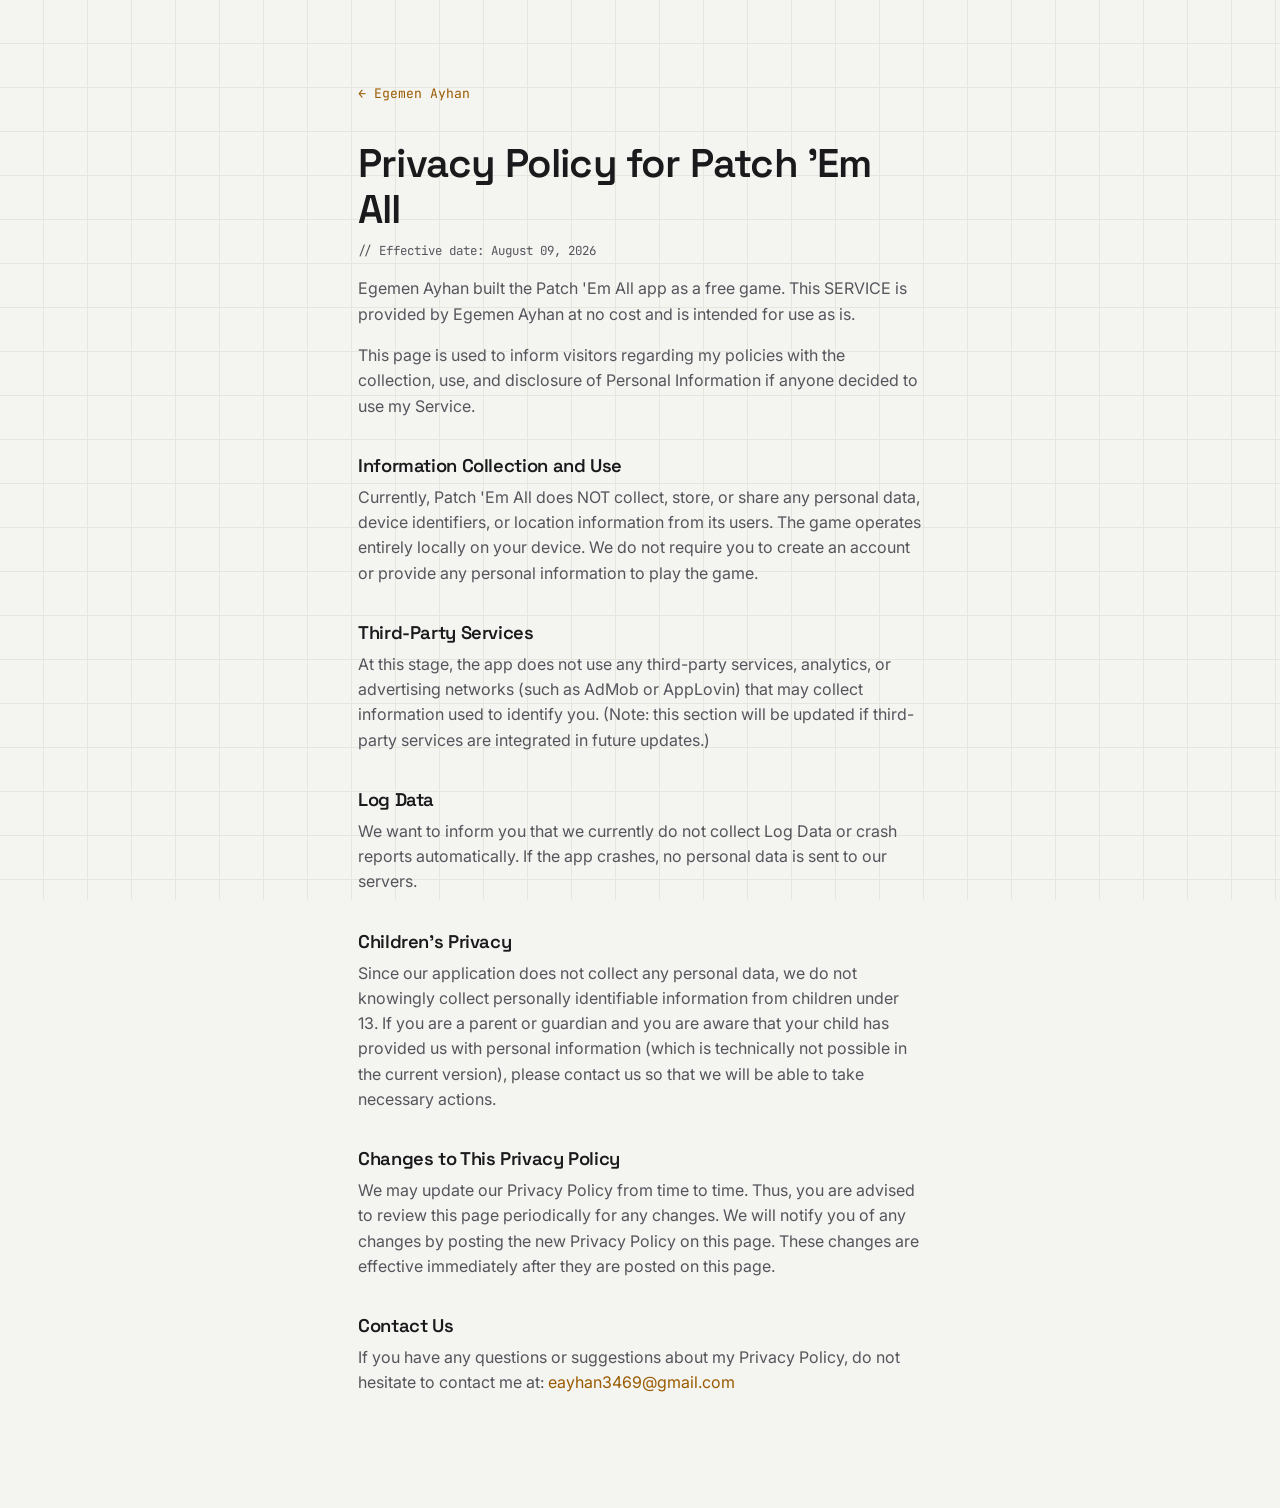
<file: patchemall-privacypolicy.html>
<!DOCTYPE html>
<html lang="en" data-theme="dark">
<head>
  <meta charset="UTF-8" />
  <meta name="viewport" content="width=device-width, initial-scale=1.0" />
  <title>Patch 'Em All — Privacy Policy</title>
  <meta name="description" content="Privacy policy for the Patch 'Em All mobile game by Egemen Ayhan." />
  <script>try{var t=localStorage.getItem("ea-theme");if(t==="light"||t==="dark")document.documentElement.setAttribute("data-theme",t);else if(window.matchMedia&&matchMedia("(prefers-color-scheme: light)").matches)document.documentElement.setAttribute("data-theme","light");}catch(e){}</script>
  <meta name="theme-color" content="#0a0a0b" media="(prefers-color-scheme: dark)" />
  <meta name="theme-color" content="#f4f4f1" media="(prefers-color-scheme: light)" />
  <link rel="icon" href="assets/img/favicon.svg" type="image/svg+xml" />
  <link rel="icon" href="assets/img/favicon-32.png" sizes="32x32" type="image/png" />
  <link rel="preconnect" href="https://fonts.googleapis.com" />
  <link rel="preconnect" href="https://fonts.gstatic.com" crossorigin />
  <link
    href="https://fonts.googleapis.com/css2?family=Inter:wght@400;500;600;700&family=JetBrains+Mono:wght@400;500;600;700&family=Space+Grotesk:wght@500;600;700&display=swap"
    rel="stylesheet" />
  <link rel="stylesheet" href="assets/css/styles.css" />
</head>
<body>
  <main class="legal">
    <a class="legal-back" href="/">Egemen Ayhan</a>

    <h1>Privacy Policy for Patch 'Em All</h1>
    <p class="legal-date">Effective date: August 09, 2026</p>

    <p>
      Egemen Ayhan built the Patch 'Em All app as a free game. This SERVICE is
      provided by Egemen Ayhan at no cost and is intended for use as is.
    </p>
    <p>
      This page is used to inform visitors regarding my policies with the
      collection, use, and disclosure of Personal Information if anyone decided
      to use my Service.
    </p>

    <h2>Information Collection and Use</h2>
    <p>
      Currently, Patch 'Em All does NOT collect, store, or share any personal
      data, device identifiers, or location information from its users. The game
      operates entirely locally on your device. We do not require you to create
      an account or provide any personal information to play the game.
    </p>

    <h2>Third-Party Services</h2>
    <p>
      At this stage, the app does not use any third-party services, analytics, or
      advertising networks (such as AdMob or AppLovin) that may collect
      information used to identify you. (Note: this section will be updated if
      third-party services are integrated in future updates.)
    </p>

    <h2>Log Data</h2>
    <p>
      We want to inform you that we currently do not collect Log Data or crash
      reports automatically. If the app crashes, no personal data is sent to our
      servers.
    </p>

    <h2>Children's Privacy</h2>
    <p>
      Since our application does not collect any personal data, we do not
      knowingly collect personally identifiable information from children under
      13. If you are a parent or guardian and you are aware that your child has
      provided us with personal information (which is technically not possible in
      the current version), please contact us so that we will be able to take
      necessary actions.
    </p>

    <h2>Changes to This Privacy Policy</h2>
    <p>
      We may update our Privacy Policy from time to time. Thus, you are advised
      to review this page periodically for any changes. We will notify you of any
      changes by posting the new Privacy Policy on this page. These changes are
      effective immediately after they are posted on this page.
    </p>

    <h2>Contact Us</h2>
    <p>
      If you have any questions or suggestions about my Privacy Policy, do not
      hesitate to contact me at:
      <a href="mailto:eayhan3469@gmail.com">eayhan3469@gmail.com</a>
    </p>
  </main>
</body>
</html>
</file>
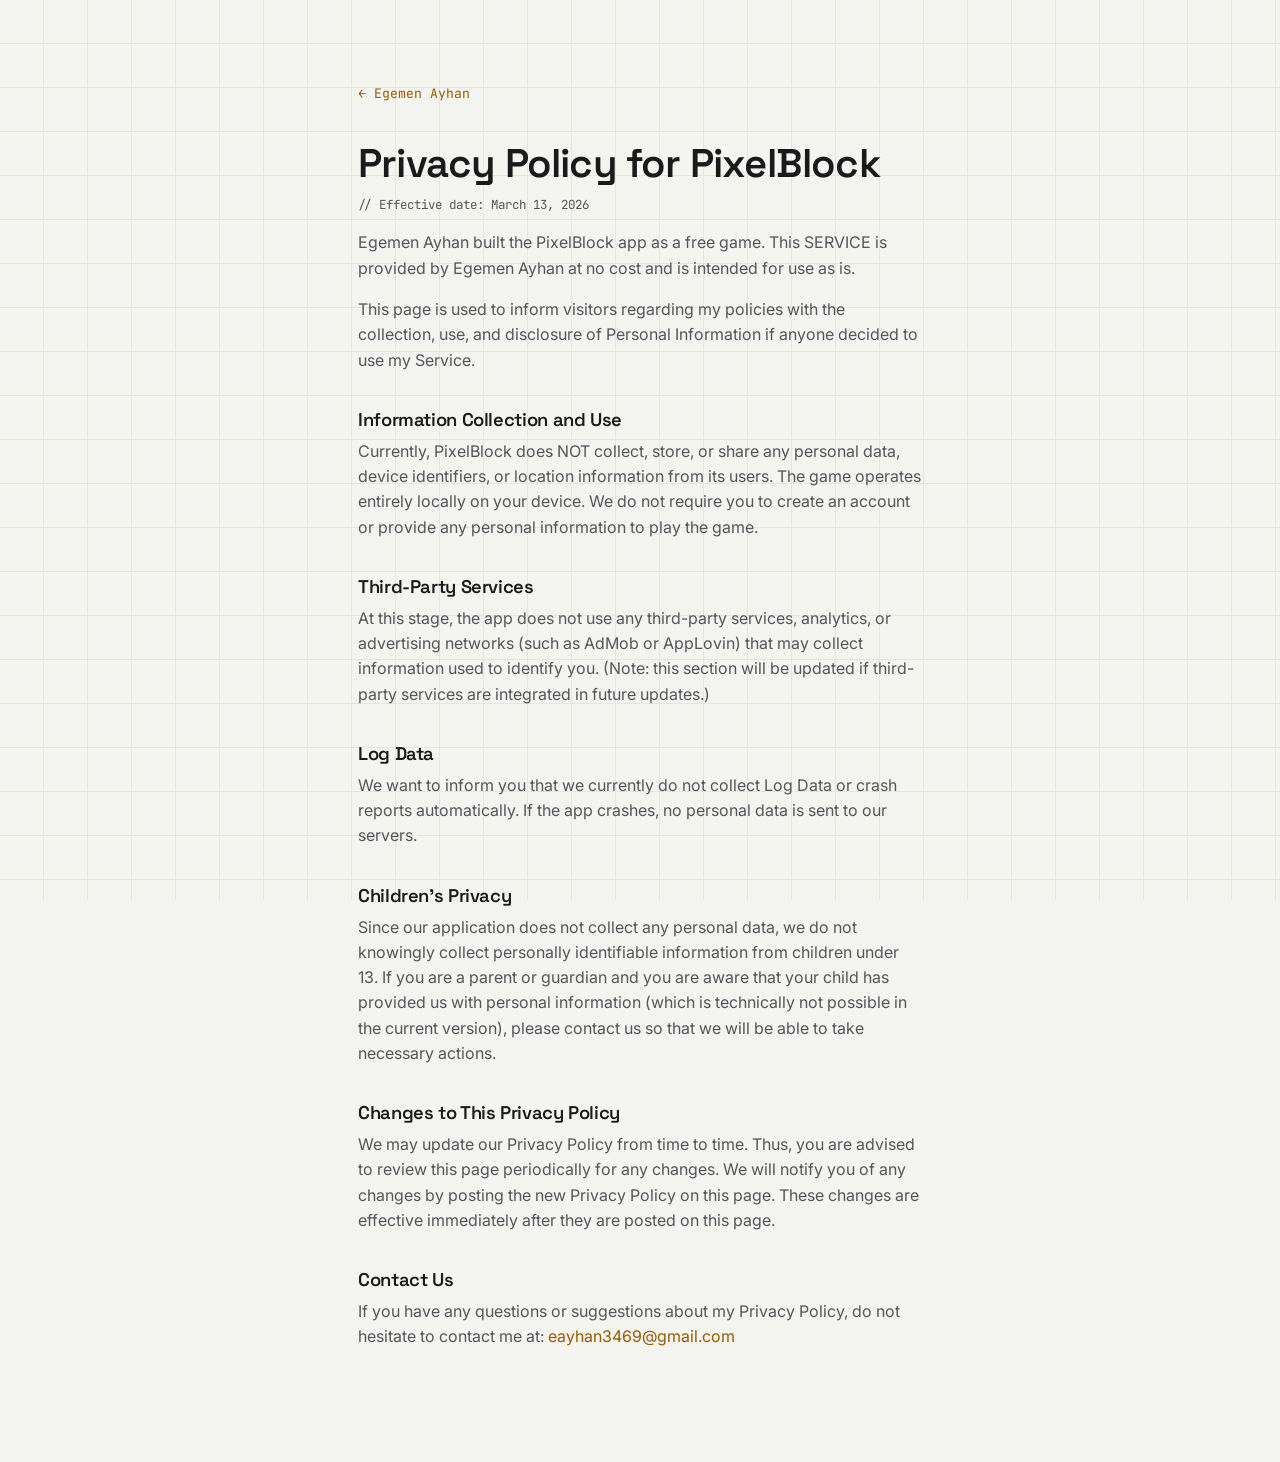
<file: pixelblock-privacypolicy.html>
<!DOCTYPE html>
<html lang="en" data-theme="dark">
<head>
  <meta charset="UTF-8" />
  <meta name="viewport" content="width=device-width, initial-scale=1.0" />
  <title>PixelBlock — Privacy Policy</title>
  <meta name="description" content="Privacy policy for the PixelBlock mobile game by Egemen Ayhan." />
  <script>try{var t=localStorage.getItem("ea-theme");if(t==="light"||t==="dark")document.documentElement.setAttribute("data-theme",t);else if(window.matchMedia&&matchMedia("(prefers-color-scheme: light)").matches)document.documentElement.setAttribute("data-theme","light");}catch(e){}</script>
  <meta name="theme-color" content="#0a0a0b" media="(prefers-color-scheme: dark)" />
  <meta name="theme-color" content="#f4f4f1" media="(prefers-color-scheme: light)" />
  <link rel="icon" href="assets/img/favicon.svg" type="image/svg+xml" />
  <link rel="icon" href="assets/img/favicon-32.png" sizes="32x32" type="image/png" />
  <link rel="preconnect" href="https://fonts.googleapis.com" />
  <link rel="preconnect" href="https://fonts.gstatic.com" crossorigin />
  <link
    href="https://fonts.googleapis.com/css2?family=Inter:wght@400;500;600;700&family=JetBrains+Mono:wght@400;500;600;700&family=Space+Grotesk:wght@500;600;700&display=swap"
    rel="stylesheet" />
  <link rel="stylesheet" href="assets/css/styles.css" />
</head>
<body>
  <main class="legal">
    <a class="legal-back" href="/">Egemen Ayhan</a>

    <h1>Privacy Policy for PixelBlock</h1>
    <p class="legal-date">Effective date: March 13, 2026</p>

    <p>
      Egemen Ayhan built the PixelBlock app as a free game. This SERVICE is
      provided by Egemen Ayhan at no cost and is intended for use as is.
    </p>
    <p>
      This page is used to inform visitors regarding my policies with the
      collection, use, and disclosure of Personal Information if anyone decided
      to use my Service.
    </p>

    <h2>Information Collection and Use</h2>
    <p>
      Currently, PixelBlock does NOT collect, store, or share any personal data,
      device identifiers, or location information from its users. The game
      operates entirely locally on your device. We do not require you to create
      an account or provide any personal information to play the game.
    </p>

    <h2>Third-Party Services</h2>
    <p>
      At this stage, the app does not use any third-party services, analytics, or
      advertising networks (such as AdMob or AppLovin) that may collect
      information used to identify you. (Note: this section will be updated if
      third-party services are integrated in future updates.)
    </p>

    <h2>Log Data</h2>
    <p>
      We want to inform you that we currently do not collect Log Data or crash
      reports automatically. If the app crashes, no personal data is sent to our
      servers.
    </p>

    <h2>Children's Privacy</h2>
    <p>
      Since our application does not collect any personal data, we do not
      knowingly collect personally identifiable information from children under
      13. If you are a parent or guardian and you are aware that your child has
      provided us with personal information (which is technically not possible in
      the current version), please contact us so that we will be able to take
      necessary actions.
    </p>

    <h2>Changes to This Privacy Policy</h2>
    <p>
      We may update our Privacy Policy from time to time. Thus, you are advised
      to review this page periodically for any changes. We will notify you of any
      changes by posting the new Privacy Policy on this page. These changes are
      effective immediately after they are posted on this page.
    </p>

    <h2>Contact Us</h2>
    <p>
      If you have any questions or suggestions about my Privacy Policy, do not
      hesitate to contact me at:
      <a href="mailto:eayhan3469@gmail.com">eayhan3469@gmail.com</a>
    </p>
  </main>
</body>
</html>
</file>
<file: assets/css/styles.css>
/* =====================================================================
   Egemen Ayhan — Personal site
   Design system + layout. Pure CSS, no build step.
   ===================================================================== */

/* ---------- Tokens ---------- *
   Aesthetic: "measured dev console" — amber accent, warm near-black,
   hairline grid, monospace metadata, corner ticks.                     */
:root {
  /* Palette (dark, default) */
  --bg:          #0a0a0b;
  --bg-elev:     #111113;
  --bg-elev-2:   #17171a;
  --border:      #262529;
  --grid:        #1a1a1d;   /* hairline graph-paper lines */
  --text:        #e8e8ea;
  --text-muted:  #9a9aa2;
  --text-faint:  #64646c;
  --accent:      #ffb000;   /* text-safe amber */
  --accent-bright: #ffb000; /* fills (bars, mark, dots) */
  --accent-soft: rgba(255, 176, 0, 0.12);
  --accent-ring: rgba(255, 176, 0, 0.40);

  /* Type */
  --font-sans: "Inter", system-ui, -apple-system, "Segoe UI", Roboto, sans-serif;
  --font-display: "Space Grotesk", var(--font-sans);
  --font-mono: "JetBrains Mono", ui-monospace, SFMono-Regular, Menlo,
    Consolas, monospace;

  /* Layout */
  --container: 1080px;
  --gutter: clamp(1.25rem, 5vw, 3rem);
  --radius: 6px;
  --radius-sm: 4px;

  --transition: 160ms cubic-bezier(0.4, 0, 0.2, 1);
}

:root[data-theme="light"] {
  /* "light IDE" */
  --bg:          #f4f4f1;
  --bg-elev:     #ffffff;
  --bg-elev-2:   #ecece7;
  --border:      #d9d9d1;
  --grid:        #e6e6df;
  --text:        #1a1a1c;
  --text-muted:  #55555c;
  --text-faint:  #8a8a86;
  --accent:      #9a5b00;   /* text-safe amber on light */
  --accent-bright: #d98a00;
  --accent-soft: rgba(217, 138, 0, 0.12);
  --accent-ring: rgba(217, 138, 0, 0.35);
}

/* ---------- Reset-ish ---------- */
*,
*::before,
*::after { box-sizing: border-box; }

/* the [hidden] attribute must win over author display rules
   (.proto-tile { display:flex }, .btn { display:inline-flex } …) */
[hidden] { display: none !important; }

html {
  scroll-behavior: smooth;
  scroll-padding-top: 72px;
  -webkit-text-size-adjust: 100%;
}

body {
  margin: 0;
  background-color: var(--bg);
  /* faint graph-paper grid */
  background-image:
    linear-gradient(var(--grid) 1px, transparent 1px),
    linear-gradient(90deg, var(--grid) 1px, transparent 1px);
  background-size: 44px 44px;
  background-position: -1px -1px;
  color: var(--text);
  font-family: var(--font-sans);
  font-size: 1rem;
  line-height: 1.58;
  -webkit-font-smoothing: antialiased;
  text-rendering: optimizeLegibility;
}
@media (prefers-reduced-motion: no-preference) {
  body { background-attachment: fixed; }
}

h1, h2, h3 {
  font-family: var(--font-display);
  line-height: 1.15;
  font-weight: 600;
  margin: 0;
  letter-spacing: -0.02em;
}

p { margin: 0 0 0.85rem; }

a {
  color: inherit;
  text-decoration: none;
  transition: color var(--transition);
}

img { max-width: 100%; display: block; }

ul { list-style: none; margin: 0; padding: 0; }

:focus-visible {
  outline: 2px solid var(--accent);
  outline-offset: 2px;
  border-radius: 0;
}

/* ---------- Layout helpers ---------- */
.container {
  width: 100%;
  max-width: var(--container);
  margin-inline: auto;
  padding-inline: var(--gutter);
}

.section {
  position: relative;
  padding-block: clamp(2.75rem, 6vw, 4.25rem);
  border-top: 1px solid var(--border);
}
/* corner tick where the divider meets the content column */
.section::before {
  content: "+";
  position: absolute;
  top: -0.72em;
  left: calc(var(--gutter) - 0.35em);
  font-family: var(--font-mono);
  font-size: 1rem;
  line-height: 1;
  color: var(--accent);
}

.section-head {
  margin-bottom: clamp(1.25rem, 3vw, 1.85rem);
}

.section-head h2 {
  font-size: clamp(1.6rem, 4vw, 2.25rem);
}

/* ---------- Skip link ---------- */
.skip-link {
  position: absolute;
  left: 1rem;
  top: -3rem;
  z-index: 200;
  background: var(--accent-bright);
  color: #0a0a0b;
  font-family: var(--font-mono);
  font-size: 0.8rem;
  padding: 0.5rem 0.9rem;
  border-radius: var(--radius-sm);
  transition: top var(--transition);
}
.skip-link:focus { top: 1rem; }

/* ---------- Header ---------- */
.site-header {
  position: sticky;
  top: 0;
  z-index: 100;
  background: color-mix(in srgb, var(--bg) 82%, transparent);
  backdrop-filter: blur(12px);
  -webkit-backdrop-filter: blur(12px);
  border-bottom: 1px solid transparent;
  transition: border-color var(--transition), background var(--transition);
}
.site-header.is-scrolled {
  border-bottom-color: var(--border);
}

.header-inner {
  display: flex;
  align-items: center;
  gap: 1.5rem;
  min-height: 64px;
}

.brand {
  display: flex;
  align-items: center;
  gap: 0.6rem;
  font-family: var(--font-display);
  font-weight: 600;
}
.brand-mark {
  display: grid;
  place-items: center;
  width: 30px;
  height: 30px;
  border-radius: var(--radius-sm);
  background: var(--accent-bright);
  color: #0a0a0b;
  font-family: var(--font-mono);
  font-weight: 700;
  font-size: 0.8rem;
  letter-spacing: -0.04em;
}
.brand-name { font-size: 0.95rem; letter-spacing: -0.01em; }

.nav { margin-left: auto; }
.nav ul {
  display: flex;
  gap: 1.4rem;
}
.nav a {
  font-family: var(--font-mono);
  font-size: 0.8rem;
  letter-spacing: 0.02em;
  color: var(--text-muted);
  position: relative;
  padding-block: 0.3rem;
}
.nav a::after {
  content: "";
  position: absolute;
  left: 0;
  right: 100%;
  bottom: 0;
  height: 1px;
  background: var(--accent);
  transition: right var(--transition);
}
.nav a:hover,
.nav a.is-active { color: var(--text); }
.nav a:hover::after,
.nav a.is-active::after { right: 0; }

.header-actions {
  display: flex;
  align-items: center;
  gap: 0.5rem;
}

.lang-toggle,
.theme-toggle {
  display: grid;
  place-items: center;
  height: 34px;
  min-width: 34px;
  padding-inline: 0.5rem;
  border: 1px solid var(--border);
  border-radius: var(--radius-sm);
  background: var(--bg-elev);
  color: var(--text-muted);
  font-family: var(--font-mono);
  font-size: 0.76rem;
  font-weight: 500;
  cursor: pointer;
  transition: color var(--transition), border-color var(--transition),
    background var(--transition);
}
.lang-toggle:hover,
.theme-toggle:hover {
  color: var(--text);
  border-color: var(--accent);
}

.theme-toggle .icon-moon { display: none; }
:root[data-theme="light"] .theme-toggle .icon-sun { display: none; }
:root[data-theme="light"] .theme-toggle .icon-moon { display: block; }

/* Hamburger */
.nav-toggle {
  display: none;
  flex-direction: column;
  justify-content: center;
  gap: 5px;
  width: 36px;
  height: 36px;
  padding: 0 8px;
  border: 1px solid var(--border);
  border-radius: var(--radius-sm);
  background: var(--bg-elev);
  cursor: pointer;
}
.nav-toggle span {
  display: block;
  height: 2px;
  width: 100%;
  background: var(--text);
  transition: transform var(--transition), opacity var(--transition);
}
.nav-toggle[aria-expanded="true"] span:nth-child(1) { transform: translateY(7px) rotate(45deg); }
.nav-toggle[aria-expanded="true"] span:nth-child(2) { opacity: 0; }
.nav-toggle[aria-expanded="true"] span:nth-child(3) { transform: translateY(-7px) rotate(-45deg); }

/* ---------- Buttons ---------- */
.btn {
  --btn-pad-y: 0.62rem;
  --btn-pad-x: 1.1rem;
  display: inline-flex;
  align-items: center;
  justify-content: center;
  gap: 0.45rem;
  padding: var(--btn-pad-y) var(--btn-pad-x);
  border-radius: var(--radius-sm);
  font-family: var(--font-mono);
  font-weight: 500;
  font-size: 0.85rem;
  letter-spacing: 0.01em;
  border: 1px solid transparent;
  cursor: pointer;
  transition: transform var(--transition), background var(--transition),
    border-color var(--transition), color var(--transition);
}
.btn::before { content: "["; opacity: 0.55; }
.btn::after { content: "]"; opacity: 0.55; }
.btn:active { transform: translateY(1px); }
.btn-lg { --btn-pad-y: 0.8rem; --btn-pad-x: 1.4rem; font-size: 0.92rem; }

.btn-primary {
  background: var(--accent-bright);
  color: #0a0a0b;
}
.btn-primary:hover {
  background: color-mix(in srgb, var(--accent-bright) 82%, #fff);
}

.btn-ghost {
  border-color: var(--border);
  color: var(--text);
  background: var(--bg-elev);
}
.btn-ghost:hover {
  border-color: var(--accent);
  color: var(--accent);
}

/* ---------- Hero ---------- */
.hero {
  position: relative;
  padding-block: clamp(3.25rem, 10vw, 6rem) clamp(2.75rem, 6vw, 4.25rem);
  overflow: hidden;
}
/* Amber glow bleeding from the top-left + a soft scanline sheen. */
.hero::before {
  content: "";
  position: absolute;
  inset: -50% 55% auto -25%;
  height: 640px;
  pointer-events: none;
  background: radial-gradient(closest-side, var(--accent-soft), transparent 72%);
  filter: blur(30px);
}
.hero::after {
  content: "";
  position: absolute;
  inset: 0;
  pointer-events: none;
  background: repeating-linear-gradient(
    180deg,
    transparent 0 3px,
    rgba(0, 0, 0, 0.04) 3px 4px
  );
  -webkit-mask-image: linear-gradient(180deg, #000, transparent 80%);
  mask-image: linear-gradient(180deg, #000, transparent 80%);
}

.hero-inner { position: relative; z-index: 1; }

.hero-eyebrow {
  font-family: var(--font-mono);
  font-size: 0.82rem;
  letter-spacing: 0.02em;
  text-transform: lowercase;
  color: var(--accent);
  margin-bottom: 0.9rem;
}
.hero-eyebrow::before { content: "// "; color: var(--text-faint); }

.hero-title {
  font-size: clamp(2.4rem, 8vw, 4.4rem);
  font-weight: 700;
  margin-bottom: 1rem;
}
.hero-title .accent { color: var(--accent); }

.hero-lead {
  max-width: 46ch;
  color: var(--text-muted);
  font-size: clamp(1rem, 2.4vw, 1.12rem);
  margin-bottom: 1.1rem;
}

/* mono status line: > available · unity · gameplay */
.hero-meta {
  font-family: var(--font-mono);
  font-size: 0.8rem;
  color: var(--text-muted);
  margin-bottom: 1.4rem;
  display: flex;
  align-items: center;
  gap: 0.55rem;
  flex-wrap: wrap;
}
.hero-meta::before { content: ">"; color: var(--accent); }
.hero-meta .dot {
  width: 7px;
  height: 7px;
  border-radius: 50%;
  background: var(--accent-bright);
  box-shadow: 0 0 0 0 var(--accent-ring);
  animation: pulse 2.4s ease-out infinite;
}
@keyframes pulse {
  0% { box-shadow: 0 0 0 0 var(--accent-ring); }
  70%, 100% { box-shadow: 0 0 0 7px transparent; }
}

.hero-cta {
  display: flex;
  flex-wrap: wrap;
  gap: 0.7rem;
  margin-bottom: 1.6rem;
}

.hero-social {
  display: flex;
  gap: 1.4rem;
  font-family: var(--font-mono);
  font-size: 0.82rem;
}
.hero-social a { color: var(--text-muted); }
.hero-social a:hover { color: var(--text); }
.hero-social a::after {
  content: " ↗";
  color: var(--accent);
}

/* ---------- About ---------- */
.about-grid {
  display: grid;
  grid-template-columns: 1.5fr 1fr;
  gap: clamp(1.5rem, 4vw, 2.75rem);
  align-items: start;
}
.about-body p {
  color: var(--text-muted);
  font-size: 1rem;
}
.about-body p:last-child { margin-bottom: 0; }

.about-facts {
  border: 1px solid var(--border);
  border-radius: var(--radius);
  background: var(--bg-elev);
  font-family: var(--font-mono);
}
.about-facts::before {
  content: "// properties";
  display: block;
  padding: 0.6rem 1.25rem;
  border-bottom: 1px solid var(--border);
  font-size: 0.72rem;
  color: var(--text-faint);
}
.about-facts dl { margin: 0; display: grid; gap: 0; }
.about-facts dl > div {
  padding: 0.85rem 1.25rem;
  border-bottom: 1px solid var(--grid);
}
.about-facts dl > div:last-child { border-bottom: 0; }
.about-facts dt {
  font-size: 0.68rem;
  text-transform: uppercase;
  letter-spacing: 0.06em;
  color: var(--text-faint);
  margin-bottom: 0.25rem;
}
.about-facts dd { margin: 0; font-size: 0.86rem; color: var(--text); }

/* Section intro line under a heading */
.section-intro {
  color: var(--text-muted);
  font-size: 1.02rem;
  max-width: 54ch;
  margin: -0.6rem 0 1.6rem;
}

/* De-emphasised section (Experience / Education). Tighter, muted heading. */
.section-quiet .section-head h2 { font-size: clamp(1.35rem, 3vw, 1.7rem); }

/* ---------- Work (featured projects) ---------- */
.work-grid {
  display: grid;
  grid-template-columns: repeat(2, 1fr);
  gap: 1.25rem;
}
.work-card {
  position: relative;
  border: 1px solid var(--border);
  border-radius: var(--radius);
  overflow: hidden;
  background: var(--bg-elev);
  display: flex;
  flex-direction: column;
  transition: border-color var(--transition), background var(--transition);
}
/* bounding-box corner ticks */
.work-card::before,
.work-card::after {
  content: "";
  position: absolute;
  width: 9px;
  height: 9px;
  z-index: 2;
  pointer-events: none;
  border: 0 solid var(--text-faint);
  transition: border-color var(--transition);
}
.work-card::before { top: 7px; left: 7px; border-top-width: 1px; border-left-width: 1px; }
.work-card::after { bottom: 7px; right: 7px; border-bottom-width: 1px; border-right-width: 1px; }
.work-card:hover {
  border-color: var(--accent);
  background: color-mix(in srgb, var(--bg-elev) 82%, var(--accent-soft));
}
.work-card:hover::before,
.work-card:hover::after { border-color: var(--accent); }
.work-thumb {
  aspect-ratio: 16 / 9;
  position: relative;
  display: grid;
  place-items: center;
  overflow: hidden;
  background:
    radial-gradient(120% 120% at 0% 0%, var(--accent-soft), transparent 55%),
    linear-gradient(135deg, var(--bg-elev-2), var(--bg-elev));
  border-bottom: 1px solid var(--border);
}
.work-thumb[data-placeholder]::after {
  content: attr(data-placeholder);
  font-family: var(--font-display);
  font-weight: 600;
  font-size: 1.35rem;
  color: var(--text-muted);
  letter-spacing: 0.02em;
  padding: 0 1.5rem;
  text-align: center;
}
.work-thumb--media img,
.work-thumb--media video {
  position: absolute;
  inset: 0;
  width: 100%;
  height: 100%;
  object-fit: cover;
  transition: transform var(--transition), filter var(--transition),
    opacity var(--transition);
}
.work-thumb--media video { opacity: 0; }
.work-thumb--media.is-playing video { opacity: 1; }
.work-thumb--media.is-playing img { opacity: 0; }
.work-card:hover .work-thumb--media img { transform: scale(1.04); filter: brightness(0.75); }
.work-thumb--media::after {
  content: "\25B6";
  position: absolute;
  left: 50%;
  top: 50%;
  transform: translate(-50%, -50%);
  z-index: 1;
  width: 46px;
  height: 46px;
  display: grid;
  place-items: center;
  border-radius: 50%;
  background: rgba(0, 0, 0, 0.45);
  color: #fff;
  font-size: 0.9rem;
  padding-left: 3px;
  backdrop-filter: blur(3px);
  transition: opacity var(--transition);
}
.work-card:hover .work-thumb--media::after,
.work-thumb--media.is-playing::after { opacity: 0; }
/* platform badge, top-right of the thumb */
.work-platform {
  position: absolute;
  top: 8px;
  right: 8px;
  z-index: 2;
  font-family: var(--font-mono);
  font-size: 0.62rem;
  font-weight: 500;
  letter-spacing: 0.07em;
  text-transform: uppercase;
  padding: 0.2rem 0.44rem;
  color: var(--text);
  background: color-mix(in srgb, var(--bg) 72%, transparent);
  border: 1px solid var(--border);
  border-radius: var(--radius-sm);
  backdrop-filter: blur(4px);
  -webkit-backdrop-filter: blur(4px);
}
.work-card:hover .work-platform { border-color: var(--accent); }

.work-body {
  padding: 1.2rem 1.25rem;
  display: flex;
  flex-direction: column;
  gap: 0.55rem;
  flex: 1;
}
.work-title { font-size: 1.25rem; }
.work-role {
  font-family: var(--font-mono);
  color: var(--accent);
  font-size: 0.78rem;
  margin: 0;
}
.work-desc {
  color: var(--text-muted);
  font-size: 0.95rem;
  margin: 0;
  flex: 1;
}
.work-tags {
  display: flex;
  flex-wrap: wrap;
  gap: 0.4rem;
  font-family: var(--font-mono);
}
.work-tags li {
  font-size: 0.7rem;
  padding: 0.16rem 0.5rem;
  border-radius: var(--radius-sm);
  border: 1px solid var(--border);
  color: var(--text-muted);
  text-transform: lowercase;
}
.work-tags li::before { content: "#"; color: var(--accent); }
.work-links {
  display: flex;
  gap: 1rem;
  font-family: var(--font-mono);
  font-size: 0.8rem;
}
.work-links a { color: var(--text); }
.work-links a::after { content: " \2197"; color: var(--accent); }
.work-links a:hover { color: var(--accent); }

/* ---------- Prototypes ---------- */
.filter-bar {
  display: flex;
  flex-wrap: wrap;
  gap: 0.5rem;
  margin-bottom: 1.25rem;
}
.filter-chip {
  padding: 0.35rem 0.8rem;
  border-radius: var(--radius-sm);
  border: 1px solid var(--border);
  background: var(--bg-elev);
  color: var(--text-muted);
  font-family: var(--font-mono);
  font-size: 0.78rem;
  cursor: pointer;
  transition: color var(--transition), border-color var(--transition),
    background var(--transition);
}
.filter-chip:hover { color: var(--text); border-color: var(--accent); }
.filter-chip.is-active {
  background: var(--accent-bright);
  border-color: var(--accent-bright);
  color: #0a0a0b;
}
.chip-count { opacity: 0.5; }
.filter-chip.is-active .chip-count { opacity: 0.7; }
.proto-grid {
  display: grid;
  grid-template-columns: repeat(auto-fill, minmax(150px, 1fr));
  gap: 0.85rem;
}
.proto-tile {
  display: flex;
  flex-direction: column;
  gap: 0.55rem;
}
.proto-media {
  position: relative;
  aspect-ratio: 3 / 4;
  border-radius: var(--radius-sm);
  overflow: hidden;
  border: 1px solid var(--border);
  background: var(--bg-elev-2);
}
.proto-media img,
.proto-media video {
  position: absolute;
  inset: 0;
  width: 100%;
  height: 100%;
  object-fit: cover;
  transition: transform var(--transition), filter var(--transition),
    opacity var(--transition);
}
.proto-media video { opacity: 0; }
.proto-media.is-playing video { opacity: 1; }
.proto-media.is-playing img { opacity: 0; }
.proto-tile:hover .proto-media img { transform: scale(1.05); filter: brightness(0.7); }
.proto-media::after {
  content: "\25B6";
  position: absolute;
  left: 50%;
  top: 50%;
  transform: translate(-50%, -50%);
  z-index: 1;
  width: 38px;
  height: 38px;
  display: grid;
  place-items: center;
  padding-left: 3px;
  border-radius: 50%;
  background: rgba(0, 0, 0, 0.45);
  color: #fff;
  font-size: 0.8rem;
  backdrop-filter: blur(3px);
  transition: opacity var(--transition);
}
.proto-tile:hover .proto-media::after,
.proto-media.is-playing::after { opacity: 0; }
.proto-name {
  font-family: var(--font-mono);
  font-size: 0.78rem;
  color: var(--text-muted);
}
.proto-tile:hover .proto-name { color: var(--accent); }
.proto-link {
  font-family: var(--font-mono);
  color: var(--accent);
  white-space: nowrap;
}
.proto-link:hover { text-decoration: underline; }

/* ---------- Testimonials ---------- */
.quote-grid {
  display: grid;
  grid-template-columns: repeat(auto-fit, minmax(260px, 1fr));
  gap: 1.25rem;
}
.quote-card {
  position: relative;
  border: 1px solid var(--border);
  border-radius: var(--radius);
  background: var(--bg-elev);
  padding: 1.5rem 1.35rem 1.25rem;
  margin: 0;
}
.quote-card::before {
  content: "\201C";
  position: absolute;
  top: -0.35rem;
  left: 0.75rem;
  font-family: var(--font-display);
  font-size: 2.4rem;
  line-height: 1;
  color: var(--accent);
  opacity: 0.55;
}
.quote-text {
  margin: 0 0 1rem;
  color: var(--text);
  font-size: 0.96rem;
  line-height: 1.6;
}
.quote-by {
  display: flex;
  flex-direction: column;
  gap: 0.1rem;
  font-family: var(--font-mono);
}
.quote-name { font-size: 0.82rem; color: var(--text); }
.quote-title { font-size: 0.74rem; color: var(--text-faint); }

/* ---------- Experience (compact) ---------- */
.xp-list {
  display: grid;
  gap: 0;
  border-top: 1px solid var(--border);
}
.xp-item {
  padding: 0.95rem 0;
  border-bottom: 1px solid var(--border);
}
.xp-head {
  display: flex;
  justify-content: space-between;
  align-items: baseline;
  gap: 1rem;
  flex-wrap: wrap;
}
.xp-role { font-size: 1.02rem; }
.xp-period {
  font-family: var(--font-mono);
  font-size: 0.76rem;
  color: var(--text-faint);
  white-space: nowrap;
}
.xp-company {
  font-family: var(--font-mono);
  color: var(--accent);
  font-size: 0.82rem;
  margin: 0.2rem 0 0;
}
.xp-summary {
  color: var(--text-muted);
  font-size: 0.92rem;
  margin: 0.4rem 0 0;
  max-width: 62ch;
}

/* ---------- Education (compact) ---------- */
.edu-block { margin-top: 2rem; }
.edu-heading {
  font-family: var(--font-mono);
  font-size: 0.72rem;
  text-transform: uppercase;
  letter-spacing: 0.04em;
  color: var(--text-faint);
  margin-bottom: 1rem;
}
.edu-heading::before { content: "// "; }
.edu-list {
  display: grid;
  gap: 0.75rem;
}
.edu-item {
  display: flex;
  gap: 1.25rem;
  align-items: baseline;
  flex-wrap: wrap;
}
.edu-period {
  font-family: var(--font-mono);
  font-size: 0.76rem;
  color: var(--text-faint);
  min-width: 5.5rem;
}
.edu-main { display: flex; gap: 0.5rem 0.9rem; flex-wrap: wrap; align-items: baseline; }
.edu-title { font-size: 0.96rem; font-weight: 600; }
.edu-org { color: var(--text-muted); font-size: 0.88rem; }

/* ---------- Skills ---------- */
.skills-grid {
  display: grid;
  grid-template-columns: repeat(3, 1fr);
  gap: 1rem;
}
.skill-group {
  position: relative;
  border: 1px solid var(--border);
  border-radius: var(--radius);
  padding: 1.1rem 1.15rem;
  background: var(--bg-elev);
}
.skill-group h3 {
  font-family: var(--font-mono);
  font-size: 0.72rem;
  text-transform: lowercase;
  letter-spacing: 0.02em;
  color: var(--text-faint);
  margin-bottom: 0.6rem;
}
.skill-group h3::before { content: "── "; color: var(--accent); }
.skill-group li {
  font-family: var(--font-mono);
  padding: 0.4rem 0;
  border-bottom: 1px solid var(--grid);
  color: var(--text-muted);
  font-size: 0.82rem;
}
.skill-group li::before { content: "· "; color: var(--accent); }
.skill-group li:last-child { border-bottom: 0; }

/* ---------- Contact ---------- */
.section-contact .contact-inner {
  max-width: 46ch;
}
.contact-lead {
  color: var(--text-muted);
  font-size: 1.08rem;
  margin-bottom: 1.35rem;
}

/* Contact form (hidden until a Web3Forms key is set in main.js) */
.contact-form {
  display: grid;
  gap: 0.85rem;
  margin-bottom: 1.5rem;
}
.cf-field {
  display: grid;
  gap: 0.3rem;
}
.cf-field > span {
  font-family: var(--font-mono);
  font-size: 0.72rem;
  text-transform: lowercase;
  letter-spacing: 0.02em;
  color: var(--text-faint);
}
.cf-field > span::before { content: "── "; color: var(--accent); }
.contact-form input,
.contact-form textarea {
  width: 100%;
  padding: 0.6rem 0.7rem;
  background: var(--bg-elev);
  border: 1px solid var(--border);
  border-radius: var(--radius-sm);
  color: var(--text);
  font-family: var(--font-mono);
  font-size: 0.86rem;
  transition: border-color var(--transition);
}
.contact-form textarea { resize: vertical; min-height: 5.5rem; }
.contact-form input:focus,
.contact-form textarea:focus {
  outline: none;
  border-color: var(--accent);
}
.contact-form button[type="submit"] { justify-self: start; }
.cf-status {
  margin: 0;
  min-height: 1.2em;
  font-family: var(--font-mono);
  font-size: 0.78rem;
  color: var(--text-muted);
}
.cf-status.is-ok { color: var(--accent); }
.cf-status.is-error { color: #ff6b6b; }
:root[data-theme="light"] .cf-status.is-error { color: #c0392b; }

/* mailto button demoted to secondary once the form is live */
#contactEmailBtn.is-secondary {
  background: var(--bg-elev);
  border-color: var(--border);
  color: var(--text);
  font-size: 0.82rem;
  --btn-pad-y: 0.55rem;
}
#contactEmailBtn.is-secondary:hover { border-color: var(--accent); color: var(--accent); }
.contact-social {
  display: flex;
  gap: 1.4rem;
  margin-top: 1.5rem;
  font-family: var(--font-mono);
  font-size: 0.82rem;
}
.contact-social a { color: var(--text-muted); }
.contact-social a::after { content: " ↗"; color: var(--accent); }
.contact-social a:hover { color: var(--accent); }

/* ---------- Footer / status bar ---------- */
.site-footer {
  border-top: 1px solid var(--border);
  background: var(--bg-elev);
  padding-block: 0.7rem;
  font-family: var(--font-mono);
}
.footer-inner {
  display: flex;
  justify-content: space-between;
  align-items: center;
  flex-wrap: wrap;
  gap: 0.25rem 1.5rem;
  color: var(--text-faint);
  font-size: 0.74rem;
}
.footer-inner p { margin: 0; }
.footer-inner p:first-child::before { content: "● "; color: var(--accent); }
.footer-note::after {
  content: "▮";
  margin-left: 0.35em;
  color: var(--accent);
  animation: caret 1.1s steps(1) infinite;
}
@keyframes caret { 50% { opacity: 0; } }

/* ---------- Reveal animation (snappy) ---------- */
.reveal {
  opacity: 0;
  transform: translateY(10px);
  transition: opacity 340ms ease, transform 340ms ease;
}
.reveal.is-visible {
  opacity: 1;
  transform: none;
}

/* ---------- Scroll progress bar ---------- */
.scroll-progress {
  position: fixed;
  top: 0;
  left: 0;
  right: 0;
  height: 2px;
  z-index: 200;
  background: var(--accent-bright);
  transform: scaleX(0);
  transform-origin: left;
  transition: transform 80ms linear;
}

/* ---------- Back to top ---------- */
.to-top {
  position: fixed;
  right: clamp(1rem, 4vw, 2rem);
  bottom: clamp(1.6rem, 5vw, 2.4rem);
  z-index: 90;
  width: 40px;
  height: 40px;
  display: grid;
  place-items: center;
  border-radius: var(--radius-sm);
  border: 1px solid var(--border);
  background: color-mix(in srgb, var(--bg-elev) 90%, transparent);
  backdrop-filter: blur(8px);
  color: var(--text-muted);
  cursor: pointer;
  opacity: 0;
  transform: translateY(10px);
  pointer-events: none;
  transition: opacity var(--transition), transform var(--transition),
    color var(--transition), border-color var(--transition);
}
.to-top.is-visible {
  opacity: 1;
  transform: none;
  pointer-events: auto;
}
.to-top:hover {
  color: var(--accent);
  border-color: var(--accent);
}

/* ---------- Clickable cards / tiles ---------- */
.is-clickable { cursor: crosshair; }
.work-card.is-clickable:focus-visible,
.proto-tile.is-clickable:focus-visible {
  outline: 2px solid var(--accent);
  outline-offset: 2px;
}

/* ---------- Lightbox ---------- */
.lightbox {
  position: fixed;
  inset: 0;
  z-index: 300;
  display: grid;
  place-items: center;
  padding: clamp(1rem, 4vw, 3rem);
}
.lightbox[hidden] { display: none; }
.lightbox-backdrop {
  position: absolute;
  inset: 0;
  background: rgba(4, 6, 9, 0.72);
  backdrop-filter: blur(6px);
  animation: lbFade 200ms ease;
}
.lightbox-panel {
  position: relative;
  z-index: 1;
  width: min(920px, 100%);
  max-height: 100%;
  overflow-y: auto;
  background: var(--bg-elev);
  border: 1px solid var(--border);
  border-radius: var(--radius);
  box-shadow: 0 40px 120px -30px rgba(0, 0, 0, 0.7);
  animation: lbPop 220ms cubic-bezier(0.2, 0.8, 0.2, 1);
}
@keyframes lbFade { from { opacity: 0; } }
@keyframes lbPop {
  from { opacity: 0; transform: translateY(12px) scale(0.98); }
}
.lightbox-close {
  position: absolute;
  top: 0.75rem;
  right: 0.75rem;
  z-index: 2;
  width: 38px;
  height: 38px;
  display: grid;
  place-items: center;
  border: 0;
  border-radius: 50%;
  background: rgba(0, 0, 0, 0.45);
  color: #fff;
  cursor: pointer;
  backdrop-filter: blur(4px);
}
.lightbox-close { border-radius: var(--radius-sm); }
.lightbox-close:hover { background: var(--accent-bright); color: #0a0a0b; }
.lightbox-media {
  background: #000;
  aspect-ratio: 16 / 9;
  display: grid;
  place-items: center;
}
.lightbox-media.is-portrait { aspect-ratio: 3 / 4; max-height: 70vh; }
.lightbox-media video,
.lightbox-media img {
  width: 100%;
  height: 100%;
  object-fit: contain;
}
.lightbox-body {
  padding: clamp(1.25rem, 4vw, 2rem);
}
.lightbox-title { font-size: clamp(1.3rem, 4vw, 1.7rem); }
.lightbox-role {
  font-family: var(--font-mono);
  color: var(--accent);
  font-size: 0.8rem;
  margin: 0.4rem 0 0;
}
.lightbox-desc {
  color: var(--text-muted);
  margin: 1rem 0 0;
  max-width: 62ch;
}
.lightbox-tags {
  display: flex;
  flex-wrap: wrap;
  gap: 0.4rem;
  margin-top: 1.1rem;
  font-family: var(--font-mono);
}
.lightbox-tags li {
  font-size: 0.7rem;
  padding: 0.16rem 0.5rem;
  border-radius: var(--radius-sm);
  border: 1px solid var(--border);
  color: var(--text-muted);
  text-transform: lowercase;
}
.lightbox-tags li::before { content: "#"; color: var(--accent); }
.lightbox-links {
  display: flex;
  flex-wrap: wrap;
  gap: 1.1rem;
  margin-top: 1.3rem;
  font-family: var(--font-mono);
  font-size: 0.82rem;
}
.lightbox-links a { color: var(--text); }
.lightbox-links a:hover { color: var(--accent); }

/* ---------- Responsive ---------- */
@media (max-width: 860px) {
  .about-grid { grid-template-columns: 1fr; }
  .skills-grid { grid-template-columns: 1fr; }
  .work-grid { grid-template-columns: 1fr; }
}

@media (max-width: 720px) {
  .nav {
    position: fixed;
    inset: 64px 0 auto 0;
    background: var(--bg-elev);
    border-bottom: 1px solid var(--border);
    padding: 1rem var(--gutter) 1.5rem;
    transform: translateY(-120%);
    transition: transform var(--transition);
    margin-left: 0;
  }
  .nav.is-open { transform: translateY(0); }
  .nav ul { flex-direction: column; gap: 0.25rem; }
  .nav a { display: block; padding: 0.7rem 0; font-size: 1rem; }
  .nav-toggle { display: flex; }
  .brand-name { display: none; }
}

@media (prefers-reduced-motion: reduce) {
  html { scroll-behavior: auto; }
  *, *::before, *::after {
    animation-duration: 0.01ms !important;
    transition-duration: 0.01ms !important;
  }
  .reveal { opacity: 1; transform: none; }
}

/* ---------- Legal / long-form text page ---------- */
.legal {
  max-width: 66ch;
  margin-inline: auto;
  padding: clamp(3rem, 8vw, 5rem) var(--gutter) clamp(4rem, 10vw, 6rem);
}
.legal-back {
  font-family: var(--font-mono);
  font-size: 0.82rem;
  color: var(--text-muted);
  display: inline-block;
  margin-bottom: 2.25rem;
}
.legal-back::before { content: "\2190  "; color: var(--accent); }
.legal-back:hover { color: var(--accent); }
.legal h1 {
  font-family: var(--font-display);
  font-size: clamp(1.8rem, 5vw, 2.5rem);
  margin-bottom: 0.5rem;
}
.legal-date {
  font-family: var(--font-mono);
  font-size: 0.78rem;
  color: var(--text-faint);
  margin-bottom: 2.5rem;
}
.legal-date::before { content: "// "; }
.legal h2 {
  font-family: var(--font-display);
  font-size: 1.15rem;
  margin: 2.25rem 0 0.55rem;
}
.legal p {
  color: var(--text-muted);
  margin-bottom: 1rem;
}
.legal a { color: var(--accent); }
.legal a:hover { text-decoration: underline; }

/* ---------- 404 page ---------- */
.nf {
  min-height: 100vh;
  display: flex;
  flex-direction: column;
  justify-content: center;
  align-items: flex-start;
  gap: 1rem;
  padding: var(--gutter);
  max-width: var(--container);
  margin-inline: auto;
}
.nf-code {
  font-family: var(--font-mono);
  font-size: 0.8rem;
  color: var(--accent);
}
.nf-code::before { content: "// "; color: var(--text-faint); }
.nf h1 {
  font-family: var(--font-display);
  font-size: clamp(3rem, 14vw, 7rem);
  font-weight: 700;
  letter-spacing: -0.03em;
  line-height: 1;
  margin: 0;
}
.nf p {
  color: var(--text-muted);
  max-width: 44ch;
  margin: 0;
}
.nf-actions {
  display: flex;
  gap: 0.7rem;
  flex-wrap: wrap;
  margin-top: 0.6rem;
}
</file>
